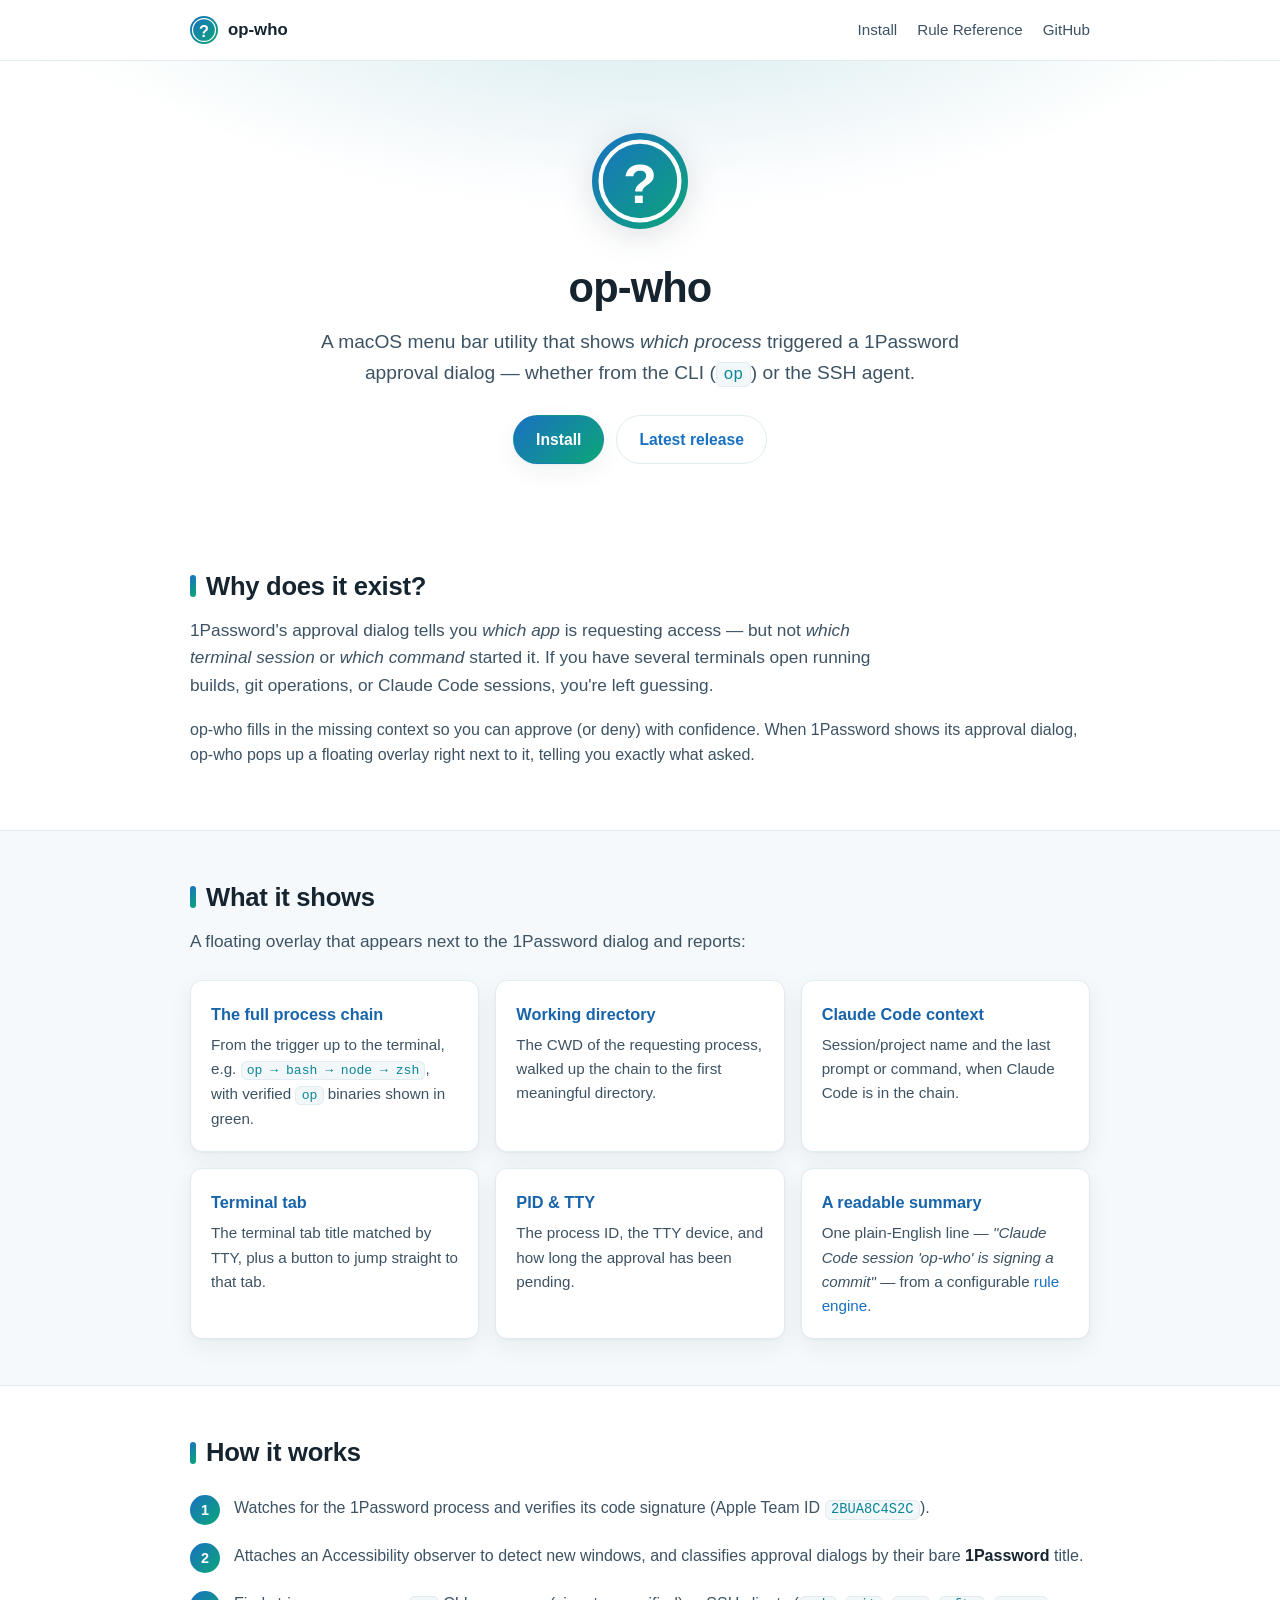
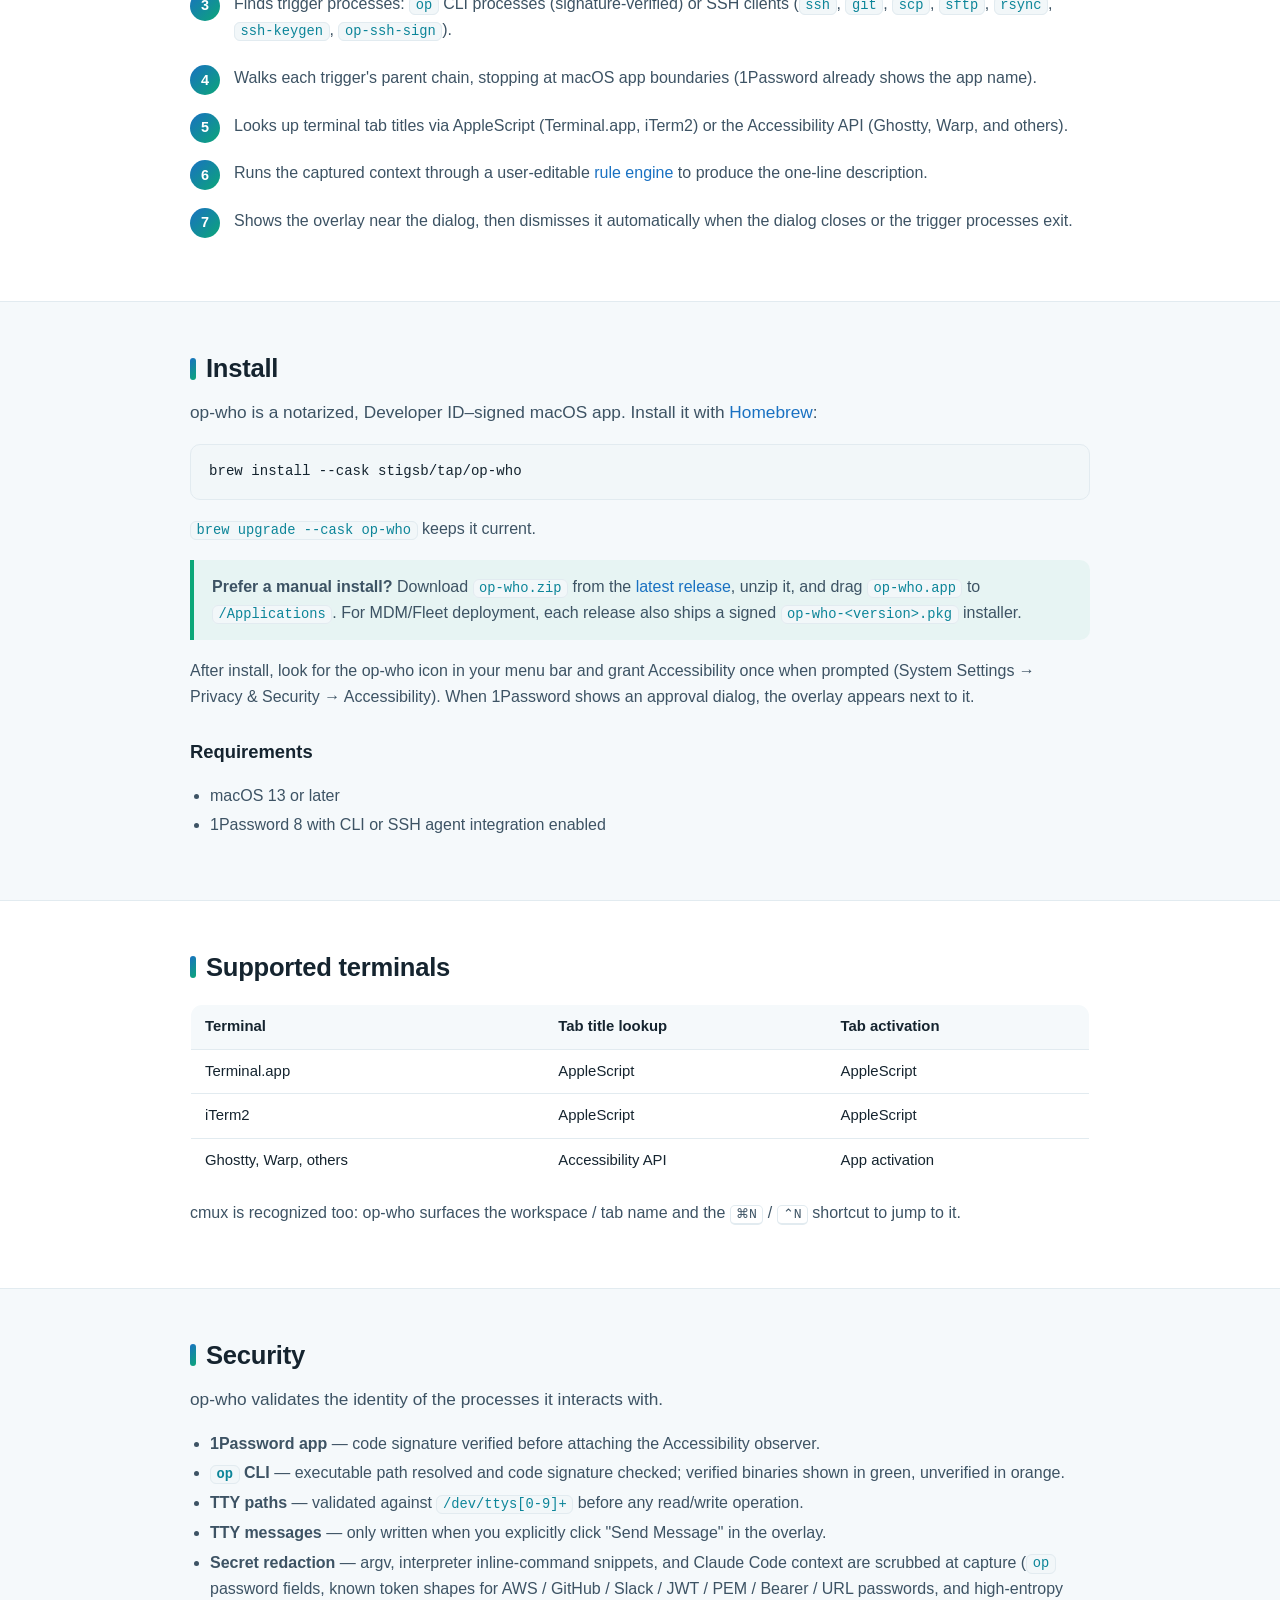
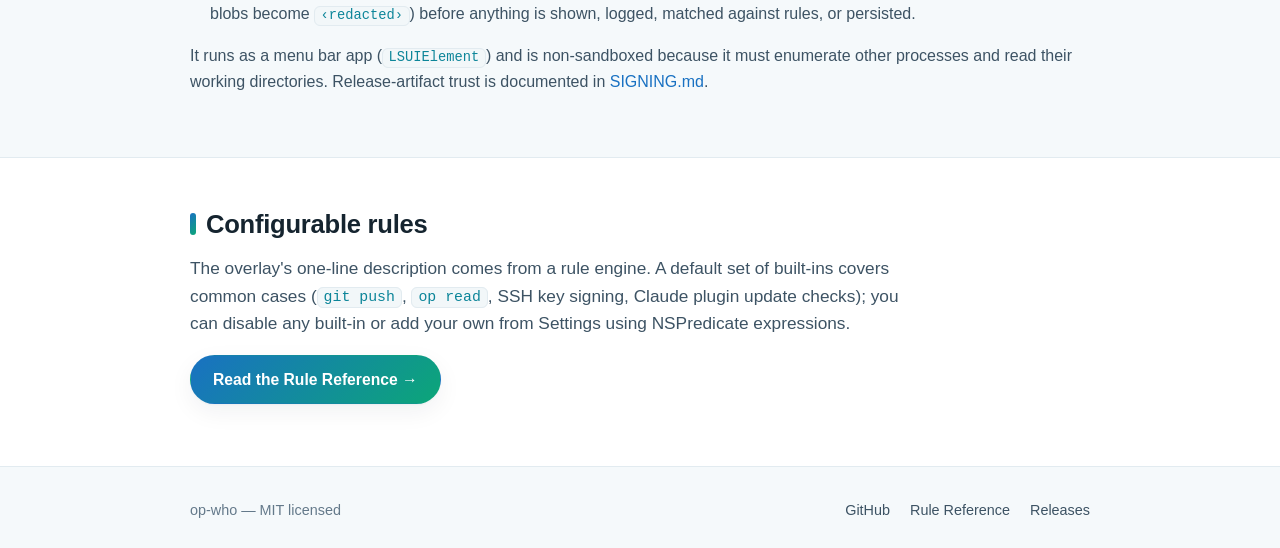
<file: site/index.html>
<!DOCTYPE html>
<html lang="en">
<head>
  <meta charset="utf-8">
  <meta name="viewport" content="width=device-width, initial-scale=1">
  <title>op-who — who triggered that 1Password prompt?</title>
  <meta name="description" content="A macOS menu bar utility that shows which process triggered a 1Password approval dialog — from the CLI (op) or the SSH agent.">
  <link rel="icon" type="image/svg+xml" href="op-who-icon.svg">
  <link rel="stylesheet" href="style.css">
</head>
<body>

  <nav class="nav">
    <div class="wrap">
      <a class="brand" href="index.html">
        <img src="op-who-icon.svg" alt="">
        op-who
      </a>
      <div class="spacer"></div>
      <div class="links">
        <a href="#install">Install</a>
        <a href="rules.html">Rule Reference</a>
        <a href="https://github.com/stigsb/op-who">GitHub</a>
      </div>
    </div>
  </nav>

  <header class="hero">
    <div class="wrap">
      <img class="logo" src="op-who-icon.svg" alt="op-who icon">
      <h1>op-who</h1>
      <p class="tagline">A macOS menu bar utility that shows <em>which process</em> triggered a 1Password approval dialog — whether from the CLI (<code>op</code>) or the SSH agent.</p>
      <div class="cta">
        <a class="btn btn-primary" href="#install">Install</a>
        <a class="btn btn-ghost" href="https://github.com/stigsb/op-who/releases/latest">Latest release</a>
      </div>
    </div>
  </header>

  <section id="why" class="content">
    <div class="wrap">
      <h2>Why does it exist?</h2>
      <p class="lead">1Password's approval dialog tells you <em>which app</em> is requesting access — but not <em>which terminal session</em> or <em>which command</em> started it. If you have several terminals open running builds, git operations, or Claude Code sessions, you're left guessing.</p>
      <p>op-who fills in the missing context so you can approve (or deny) with confidence. When 1Password shows its approval dialog, op-who pops up a floating overlay right next to it, telling you exactly what asked.</p>
    </div>
  </section>

  <section id="shows" class="soft content">
    <div class="wrap">
      <h2>What it shows</h2>
      <p class="lead">A floating overlay that appears next to the 1Password dialog and reports:</p>
      <div class="cards">
        <div class="card">
          <h4>The full process chain</h4>
          <p>From the trigger up to the terminal, e.g. <code>op → bash → node → zsh</code>, with verified <code>op</code> binaries shown in green.</p>
        </div>
        <div class="card">
          <h4>Working directory</h4>
          <p>The CWD of the requesting process, walked up the chain to the first meaningful directory.</p>
        </div>
        <div class="card">
          <h4>Claude Code context</h4>
          <p>Session/project name and the last prompt or command, when Claude Code is in the chain.</p>
        </div>
        <div class="card">
          <h4>Terminal tab</h4>
          <p>The terminal tab title matched by TTY, plus a button to jump straight to that tab.</p>
        </div>
        <div class="card">
          <h4>PID &amp; TTY</h4>
          <p>The process ID, the TTY device, and how long the approval has been pending.</p>
        </div>
        <div class="card">
          <h4>A readable summary</h4>
          <p>One plain-English line — <em>"Claude Code session 'op-who' is signing a commit"</em> — from a configurable <a href="rules.html">rule engine</a>.</p>
        </div>
      </div>
    </div>
  </section>

  <section id="how" class="content">
    <div class="wrap">
      <h2>How it works</h2>
      <ol class="steps">
        <li>Watches for the 1Password process and verifies its code signature (Apple Team ID <code>2BUA8C4S2C</code>).</li>
        <li>Attaches an Accessibility observer to detect new windows, and classifies approval dialogs by their bare <strong>1Password</strong> title.</li>
        <li>Finds trigger processes: <code>op</code> CLI processes (signature-verified) or SSH clients (<code>ssh</code>, <code>git</code>, <code>scp</code>, <code>sftp</code>, <code>rsync</code>, <code>ssh-keygen</code>, <code>op-ssh-sign</code>).</li>
        <li>Walks each trigger's parent chain, stopping at macOS app boundaries (1Password already shows the app name).</li>
        <li>Looks up terminal tab titles via AppleScript (Terminal.app, iTerm2) or the Accessibility API (Ghostty, Warp, and others).</li>
        <li>Runs the captured context through a user-editable <a href="rules.html">rule engine</a> to produce the one-line description.</li>
        <li>Shows the overlay near the dialog, then dismisses it automatically when the dialog closes or the trigger processes exit.</li>
      </ol>
    </div>
  </section>

  <section id="install" class="soft content">
    <div class="wrap">
      <h2>Install</h2>
      <p class="lead">op-who is a notarized, Developer ID–signed macOS app. Install it with <a href="https://brew.sh">Homebrew</a>:</p>

      <pre><code>brew install --cask stigsb/tap/op-who</code></pre>

      <p><code>brew upgrade --cask op-who</code> keeps it current.</p>

      <div class="note">
        <strong>Prefer a manual install?</strong> Download <code>op-who.zip</code> from the <a href="https://github.com/stigsb/op-who/releases/latest">latest release</a>, unzip it, and drag <code>op-who.app</code> to <code>/Applications</code>. For MDM/Fleet deployment, each release also ships a signed <code>op-who-&lt;version&gt;.pkg</code> installer.
      </div>

      <p>After install, look for the op-who icon in your menu bar and grant Accessibility once when prompted (System Settings → Privacy &amp; Security → Accessibility). When 1Password shows an approval dialog, the overlay appears next to it.</p>

      <h3>Requirements</h3>
      <ul>
        <li>macOS 13 or later</li>
        <li>1Password 8 with CLI or SSH agent integration enabled</li>
      </ul>
    </div>
  </section>

  <section id="terminals" class="content">
    <div class="wrap">
      <h2>Supported terminals</h2>
      <div class="table-scroll">
        <table>
          <thead>
            <tr><th>Terminal</th><th>Tab title lookup</th><th>Tab activation</th></tr>
          </thead>
          <tbody>
            <tr><td>Terminal.app</td><td>AppleScript</td><td>AppleScript</td></tr>
            <tr><td>iTerm2</td><td>AppleScript</td><td>AppleScript</td></tr>
            <tr><td>Ghostty, Warp, others</td><td>Accessibility API</td><td>App activation</td></tr>
          </tbody>
        </table>
      </div>
      <p>cmux is recognized too: op-who surfaces the workspace / tab name and the <kbd>⌘N</kbd> / <kbd>⌃N</kbd> shortcut to jump to it.</p>
    </div>
  </section>

  <section id="security" class="soft content">
    <div class="wrap">
      <h2>Security</h2>
      <p class="lead">op-who validates the identity of the processes it interacts with.</p>
      <ul>
        <li><strong>1Password app</strong> — code signature verified before attaching the Accessibility observer.</li>
        <li><strong><code>op</code> CLI</strong> — executable path resolved and code signature checked; verified binaries shown in green, unverified in orange.</li>
        <li><strong>TTY paths</strong> — validated against <code>/dev/ttys[0-9]+</code> before any read/write operation.</li>
        <li><strong>TTY messages</strong> — only written when you explicitly click "Send Message" in the overlay.</li>
        <li><strong>Secret redaction</strong> — argv, interpreter inline-command snippets, and Claude Code context are scrubbed at capture (<code>op</code> password fields, known token shapes for AWS / GitHub / Slack / JWT / PEM / Bearer / URL passwords, and high-entropy blobs become <code>‹redacted›</code>) before anything is shown, logged, matched against rules, or persisted.</li>
      </ul>
      <p>It runs as a menu bar app (<code>LSUIElement</code>) and is non-sandboxed because it must enumerate other processes and read their working directories. Release-artifact trust is documented in <a href="https://github.com/stigsb/op-who/blob/main/SIGNING.md">SIGNING.md</a>.</p>
    </div>
  </section>

  <section id="rules-teaser" class="content">
    <div class="wrap">
      <h2>Configurable rules</h2>
      <p class="lead">The overlay's one-line description comes from a rule engine. A default set of built-ins covers common cases (<code>git push</code>, <code>op read</code>, SSH key signing, Claude plugin update checks); you can disable any built-in or add your own from Settings using NSPredicate expressions.</p>
      <p><a class="btn btn-primary" href="rules.html">Read the Rule Reference →</a></p>
    </div>
  </section>

  <footer>
    <div class="wrap">
      <span>op-who — MIT licensed</span>
      <span class="spacer"></span>
      <a href="https://github.com/stigsb/op-who">GitHub</a>
      <a href="rules.html">Rule Reference</a>
      <a href="https://github.com/stigsb/op-who/releases">Releases</a>
    </div>
  </footer>

</body>
</html>
</file>
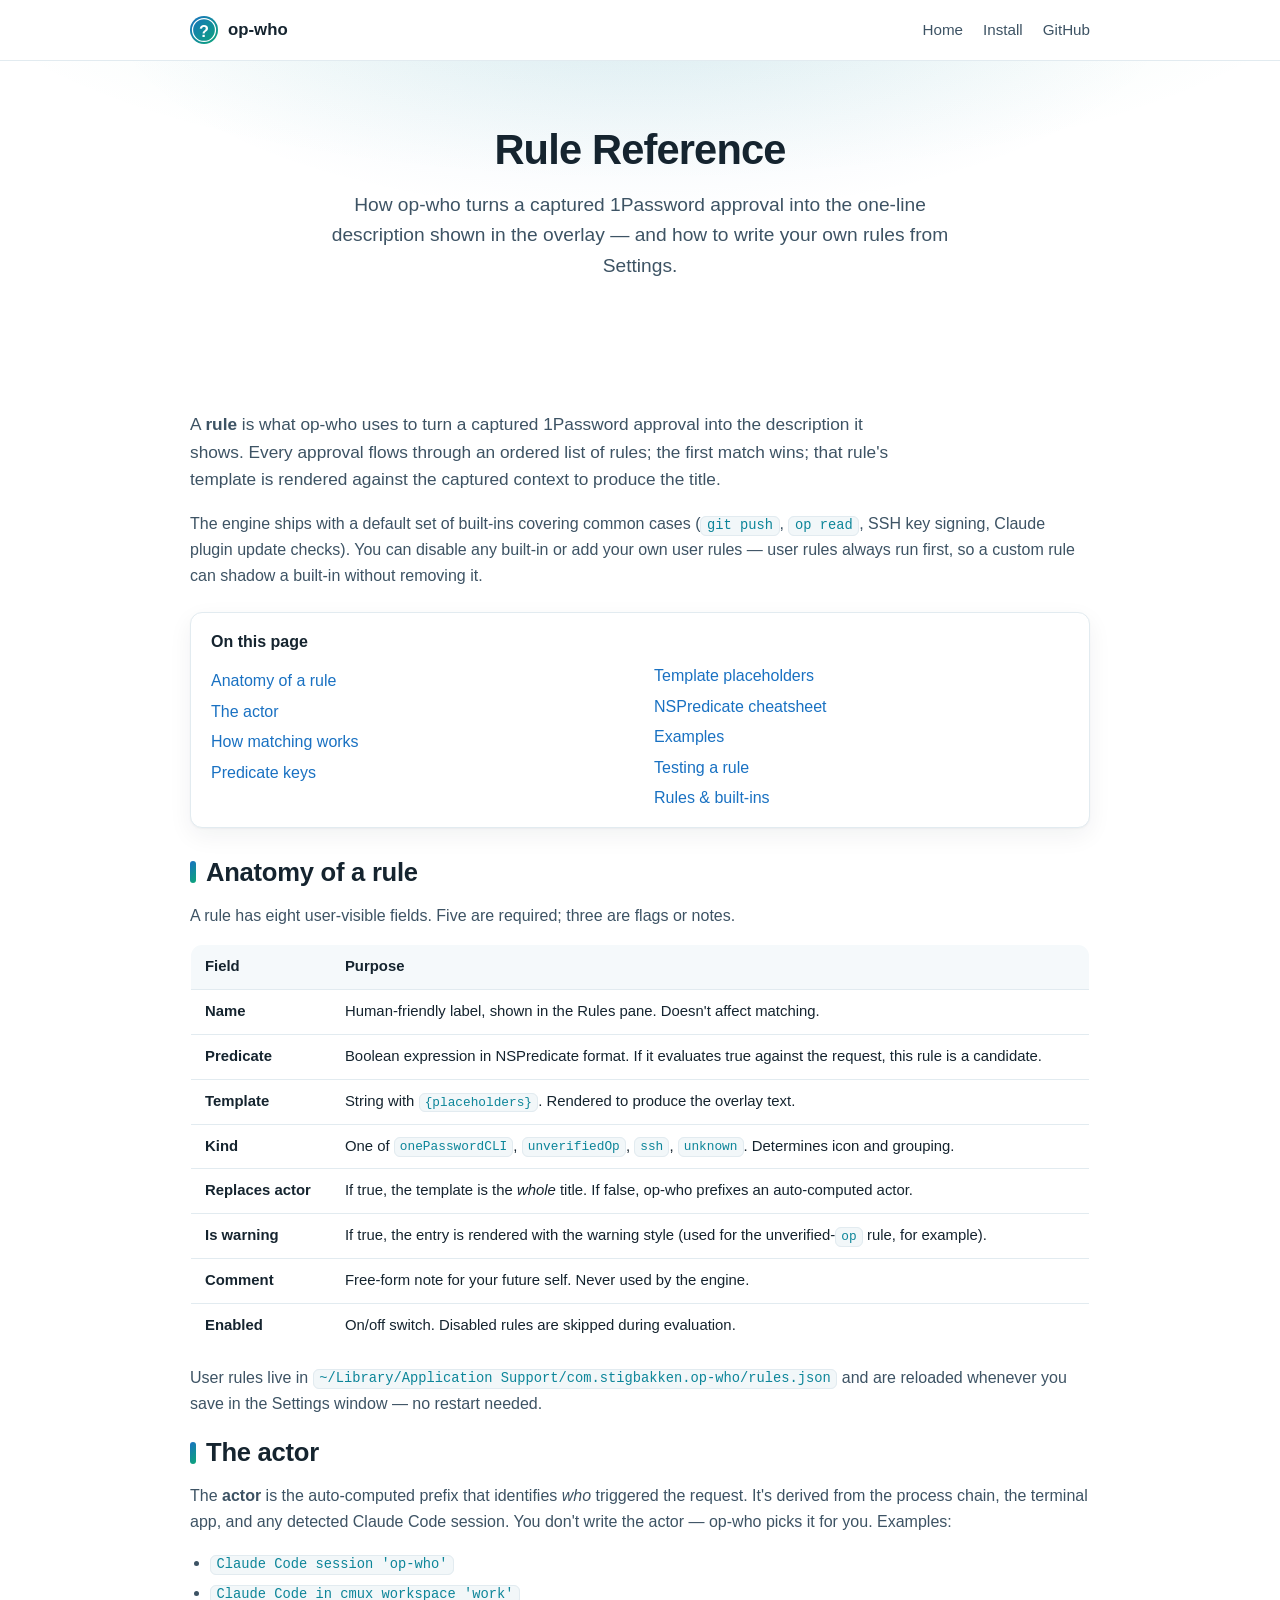
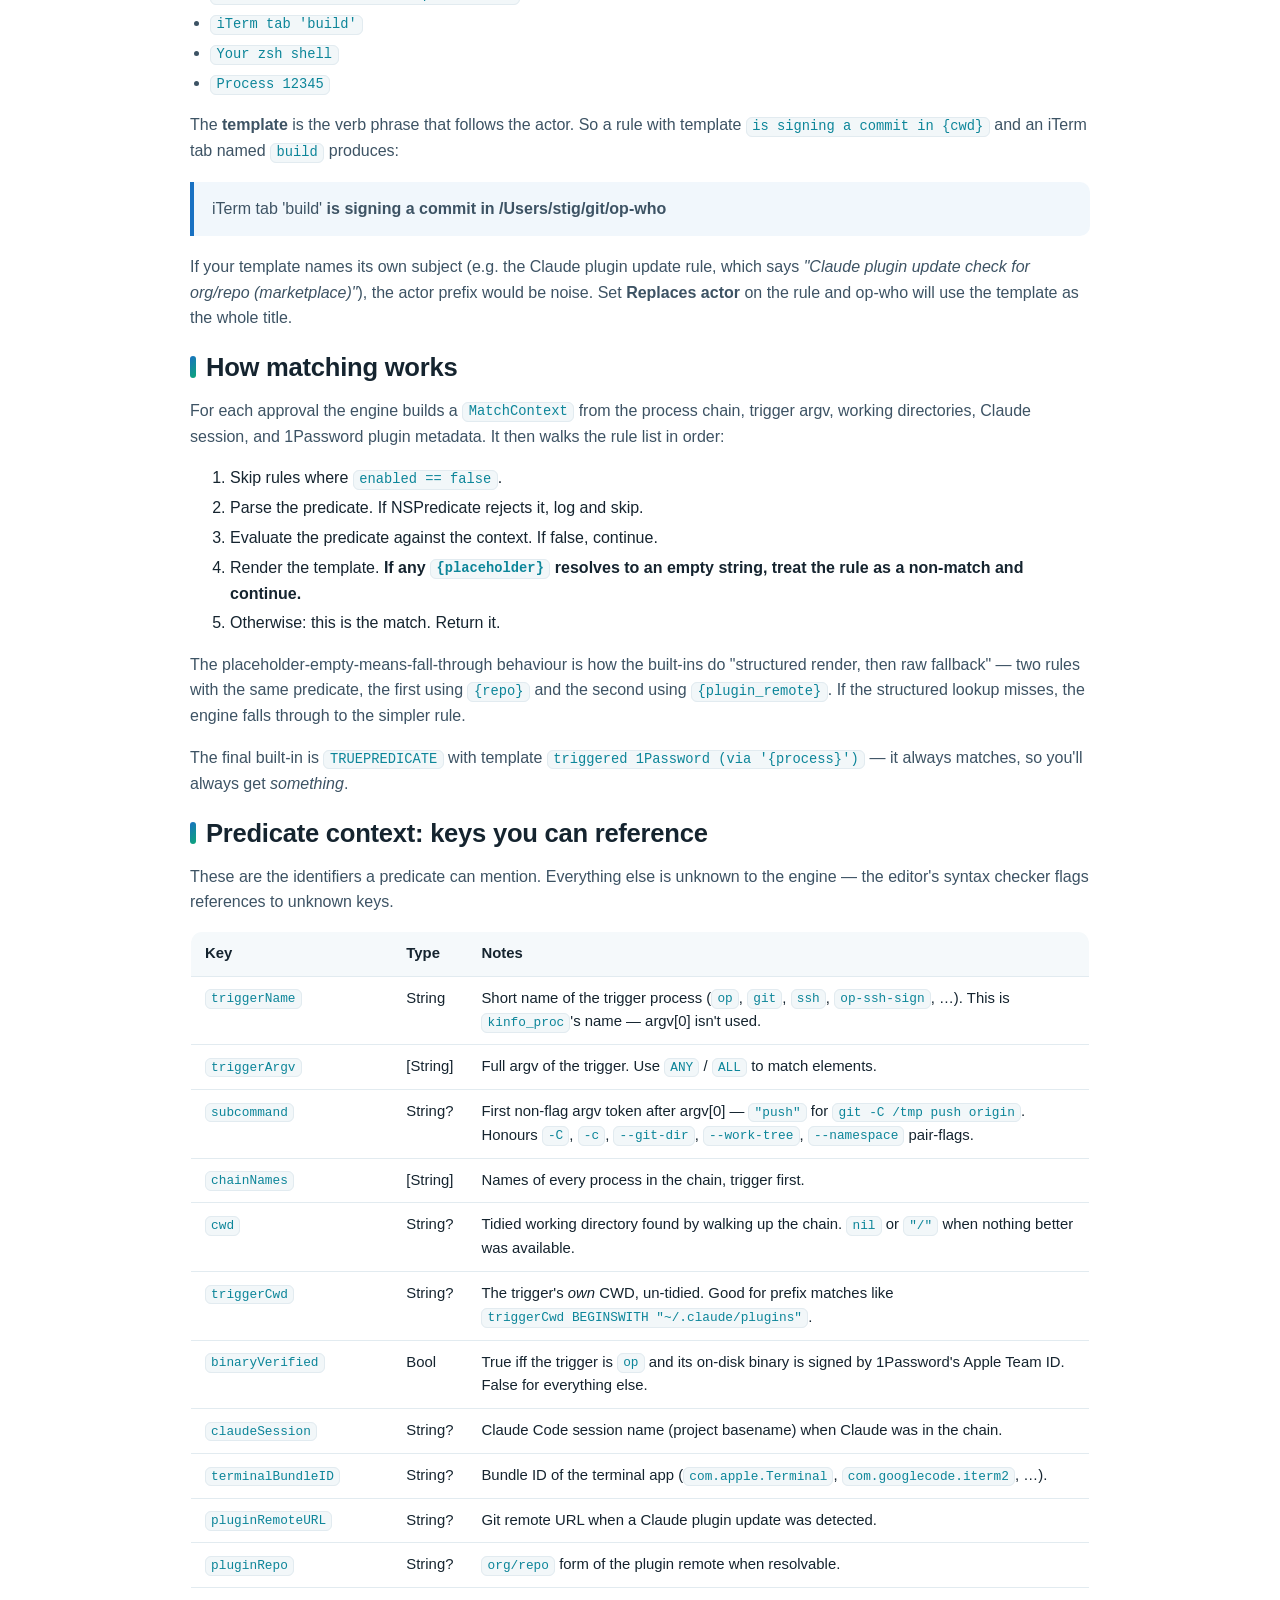
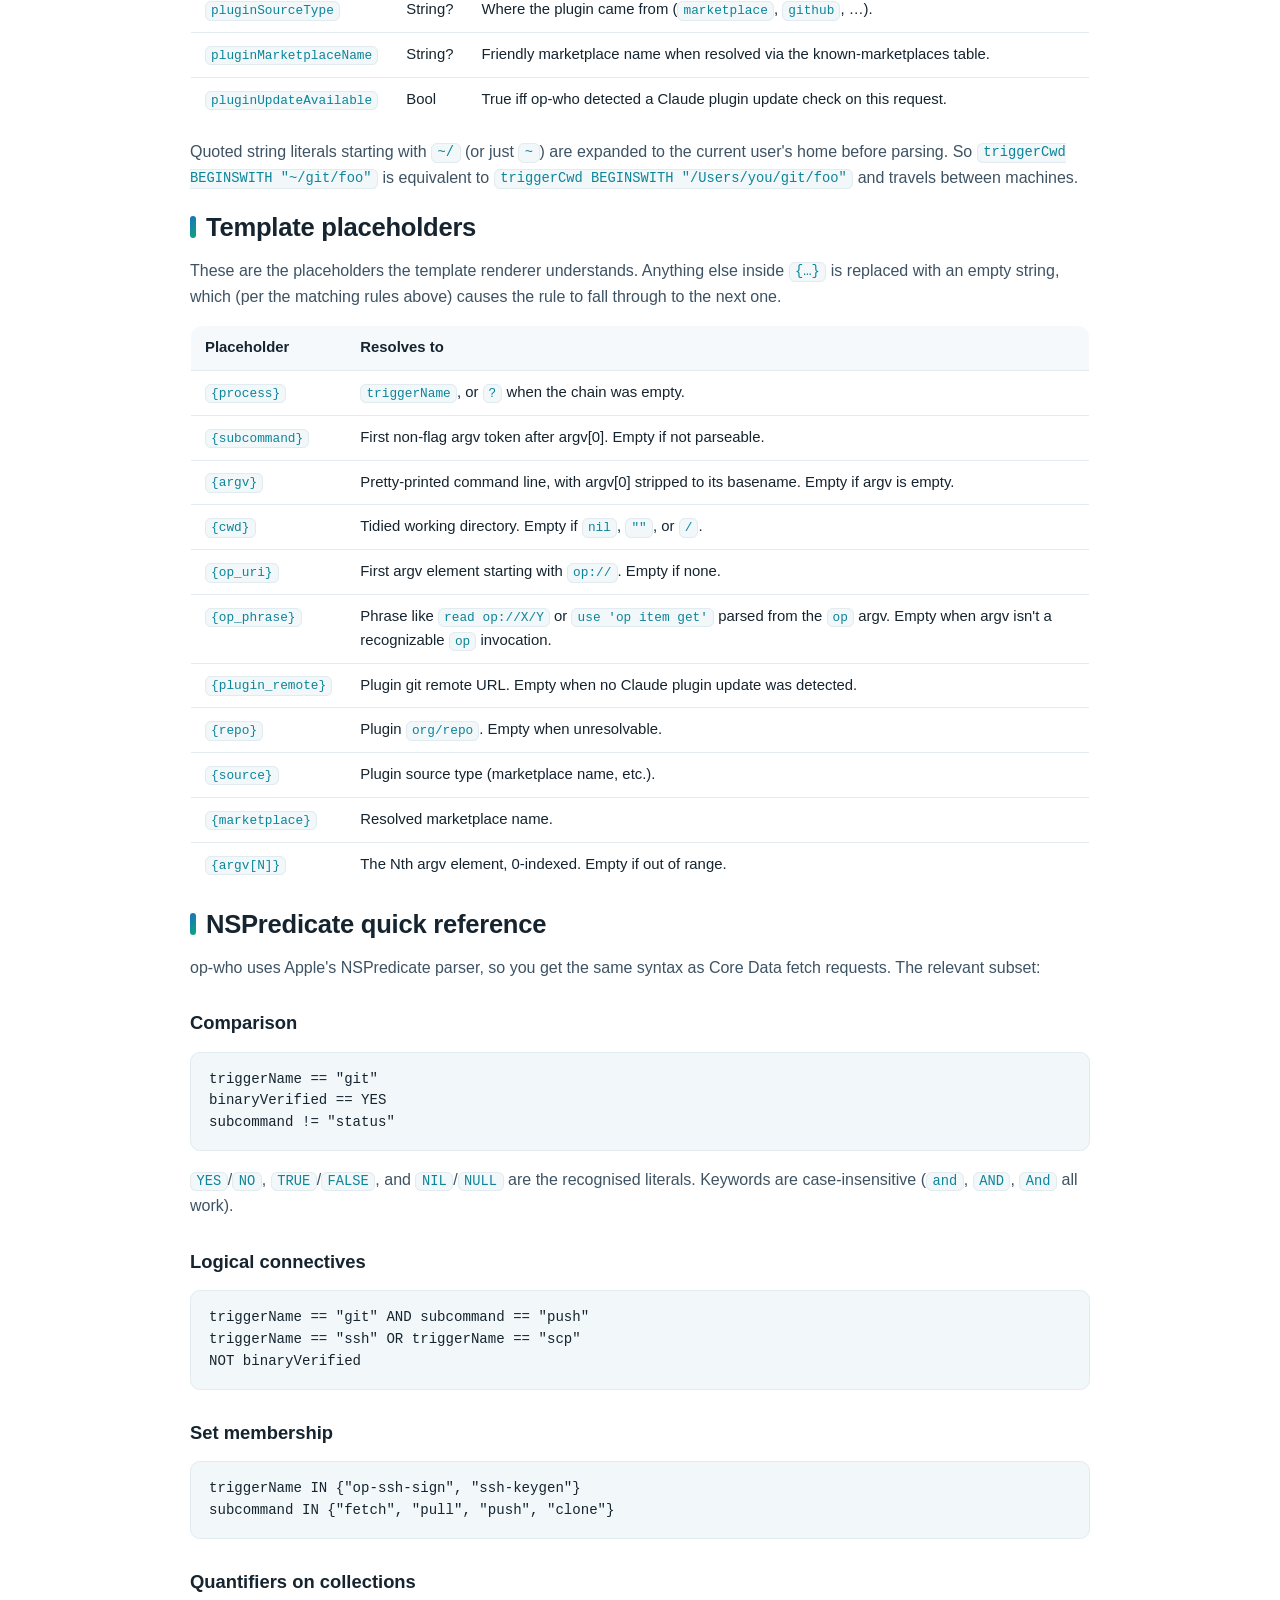
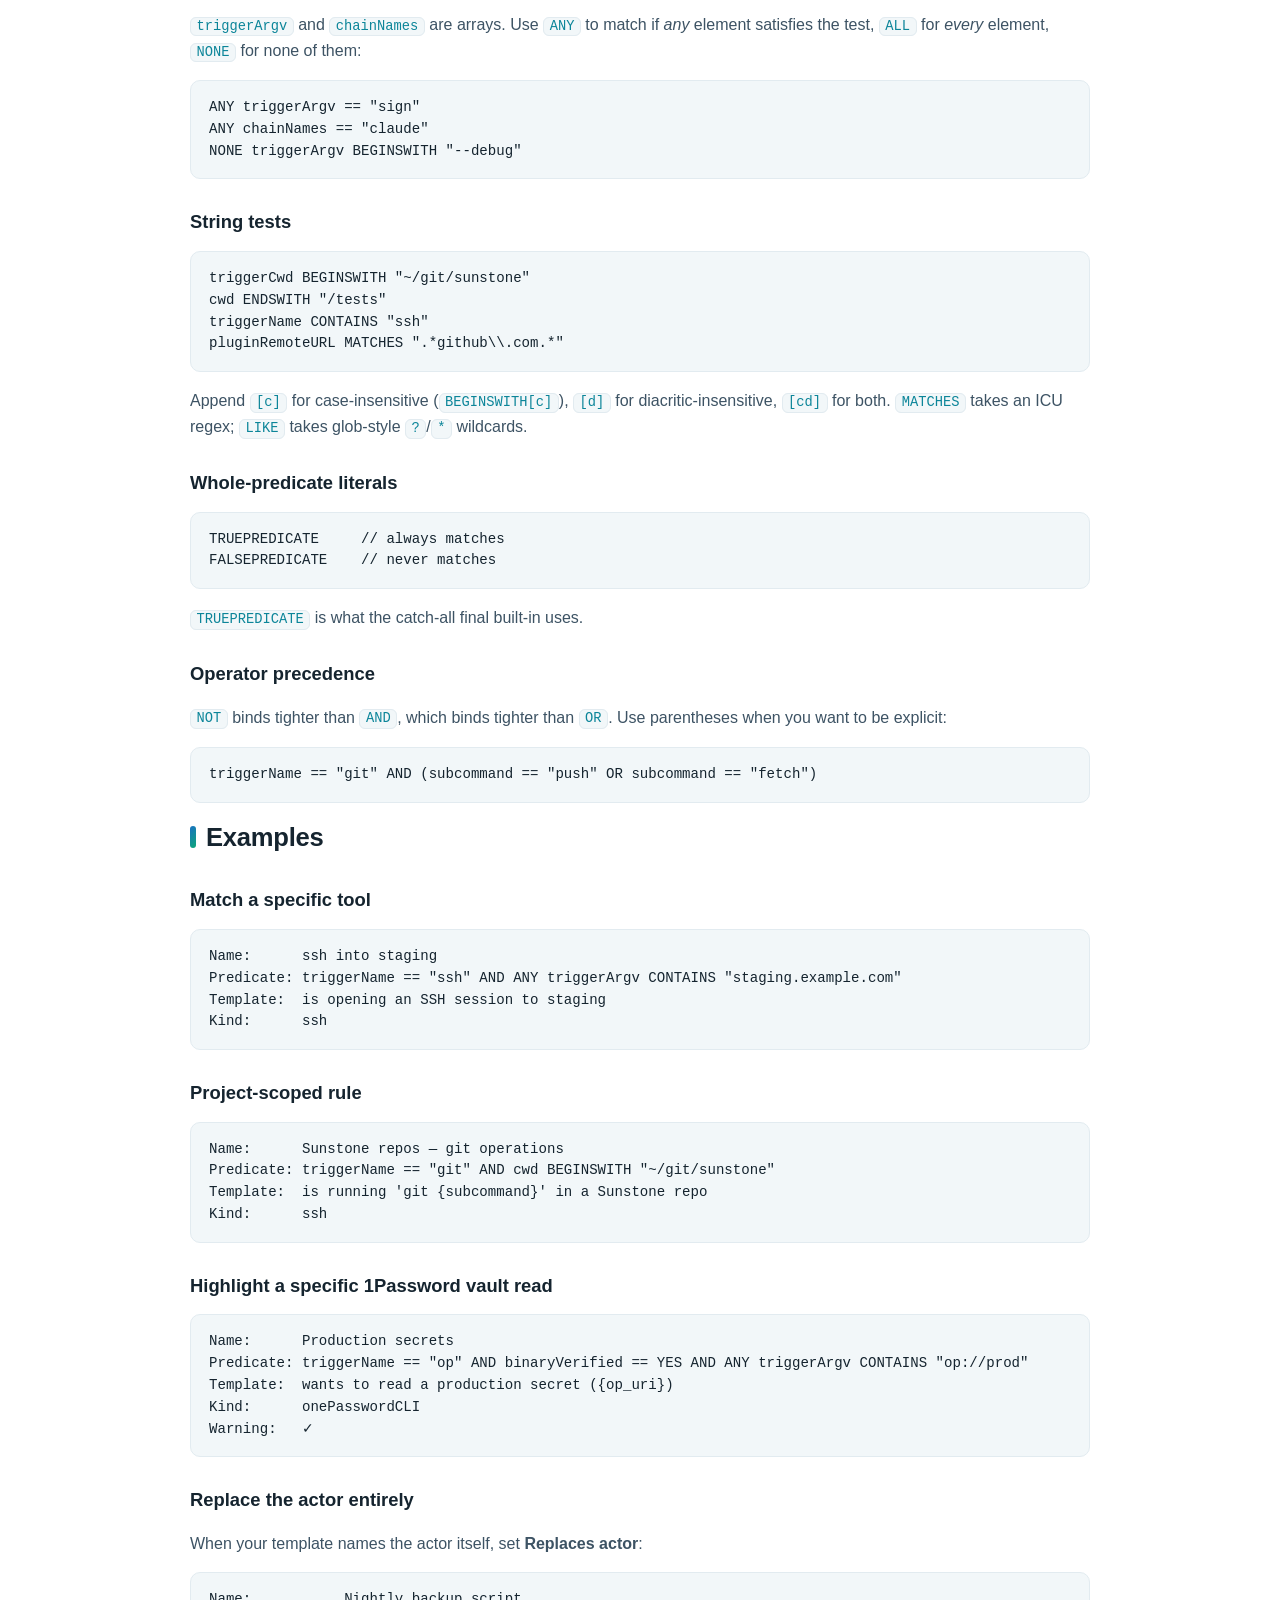
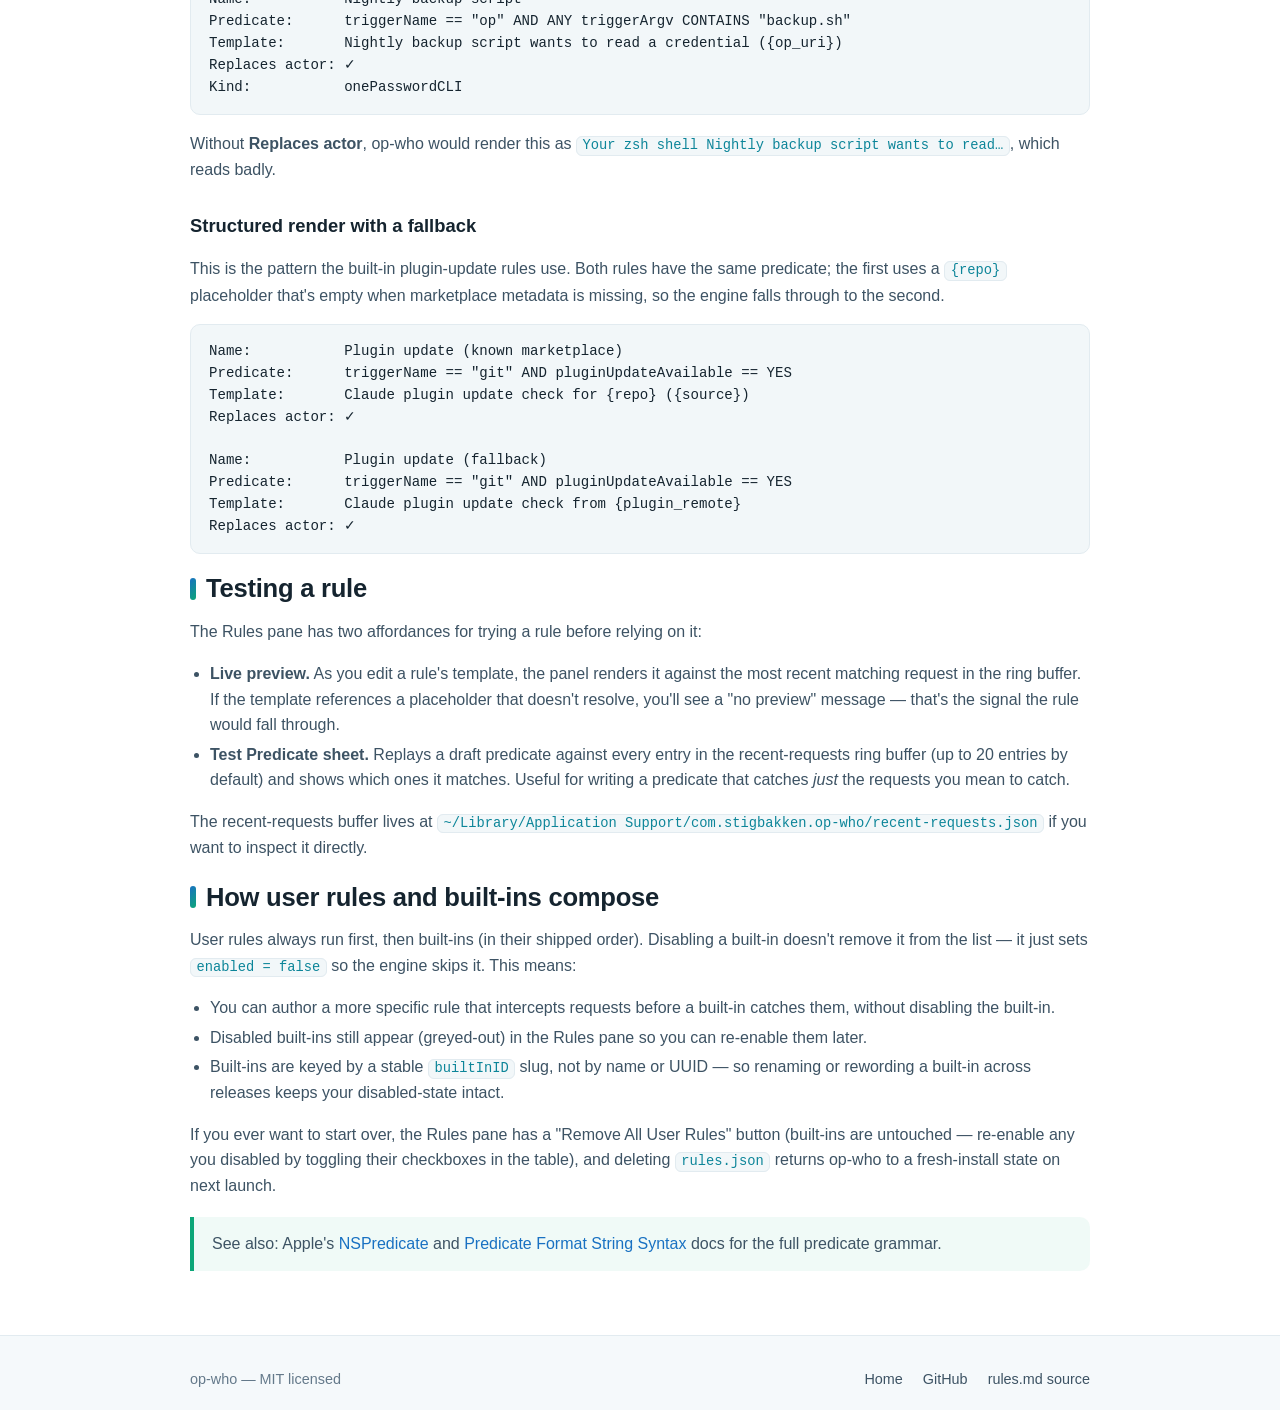
<file: site/rules.html>
<!DOCTYPE html>
<html lang="en">
<head>
  <meta charset="utf-8">
  <meta name="viewport" content="width=device-width, initial-scale=1">
  <title>op-who — Rule Reference</title>
  <meta name="description" content="Reference for op-who's Settings and rule language: actors, templates, predicate keys, template placeholders, and an NSPredicate cheatsheet.">
  <link rel="icon" type="image/svg+xml" href="op-who-icon.svg">
  <link rel="stylesheet" href="style.css">
</head>
<body>

  <nav class="nav">
    <div class="wrap">
      <a class="brand" href="index.html">
        <img src="op-who-icon.svg" alt="">
        op-who
      </a>
      <div class="spacer"></div>
      <div class="links">
        <a href="index.html">Home</a>
        <a href="index.html#install">Install</a>
        <a href="https://github.com/stigsb/op-who">GitHub</a>
      </div>
    </div>
  </nav>

  <header class="hero" style="padding:56px 0 40px">
    <div class="wrap">
      <h1 style="margin-top:0">Rule Reference</h1>
      <p class="tagline">How op-who turns a captured 1Password approval into the one-line description shown in the overlay — and how to write your own rules from Settings.</p>
    </div>
  </header>

  <section class="content">
    <div class="wrap">

      <p class="lead">A <strong>rule</strong> is what op-who uses to turn a captured 1Password approval into the description it shows. Every approval flows through an ordered list of rules; the first match wins; that rule's template is rendered against the captured context to produce the title.</p>
      <p>The engine ships with a default set of built-ins covering common cases (<code>git push</code>, <code>op read</code>, SSH key signing, Claude plugin update checks). You can disable any built-in or add your own user rules — user rules always run first, so a custom rule can shadow a built-in without removing it.</p>

      <div class="toc">
        <strong>On this page</strong>
        <ul>
          <li><a href="#anatomy">Anatomy of a rule</a></li>
          <li><a href="#actor">The actor</a></li>
          <li><a href="#matching">How matching works</a></li>
          <li><a href="#keys">Predicate keys</a></li>
          <li><a href="#placeholders">Template placeholders</a></li>
          <li><a href="#nspredicate">NSPredicate cheatsheet</a></li>
          <li><a href="#examples">Examples</a></li>
          <li><a href="#testing">Testing a rule</a></li>
          <li><a href="#compose">Rules &amp; built-ins</a></li>
        </ul>
      </div>

      <h2 id="anatomy">Anatomy of a rule</h2>
      <p>A rule has eight user-visible fields. Five are required; three are flags or notes.</p>
      <div class="table-scroll">
        <table>
          <thead><tr><th>Field</th><th>Purpose</th></tr></thead>
          <tbody>
            <tr><td><strong>Name</strong></td><td>Human-friendly label, shown in the Rules pane. Doesn't affect matching.</td></tr>
            <tr><td><strong>Predicate</strong></td><td>Boolean expression in NSPredicate format. If it evaluates true against the request, this rule is a candidate.</td></tr>
            <tr><td><strong>Template</strong></td><td>String with <code>{placeholders}</code>. Rendered to produce the overlay text.</td></tr>
            <tr><td><strong>Kind</strong></td><td>One of <code>onePasswordCLI</code>, <code>unverifiedOp</code>, <code>ssh</code>, <code>unknown</code>. Determines icon and grouping.</td></tr>
            <tr><td><strong>Replaces actor</strong></td><td>If true, the template is the <em>whole</em> title. If false, op-who prefixes an auto-computed actor.</td></tr>
            <tr><td><strong>Is warning</strong></td><td>If true, the entry is rendered with the warning style (used for the unverified-<code>op</code> rule, for example).</td></tr>
            <tr><td><strong>Comment</strong></td><td>Free-form note for your future self. Never used by the engine.</td></tr>
            <tr><td><strong>Enabled</strong></td><td>On/off switch. Disabled rules are skipped during evaluation.</td></tr>
          </tbody>
        </table>
      </div>
      <p>User rules live in <code>~/Library/Application Support/com.stigbakken.op-who/rules.json</code> and are reloaded whenever you save in the Settings window — no restart needed.</p>

      <h2 id="actor">The actor</h2>
      <p>The <strong>actor</strong> is the auto-computed prefix that identifies <em>who</em> triggered the request. It's derived from the process chain, the terminal app, and any detected Claude Code session. You don't write the actor — op-who picks it for you. Examples:</p>
      <ul>
        <li><code>Claude Code session 'op-who'</code></li>
        <li><code>Claude Code in cmux workspace 'work'</code></li>
        <li><code>iTerm tab 'build'</code></li>
        <li><code>Your zsh shell</code></li>
        <li><code>Process 12345</code></li>
      </ul>
      <p>The <strong>template</strong> is the verb phrase that follows the actor. So a rule with template <code>is signing a commit in {cwd}</code> and an iTerm tab named <code>build</code> produces:</p>
      <div class="note blue">iTerm tab 'build' <strong>is signing a commit in /Users/stig/git/op-who</strong></div>
      <p>If your template names its own subject (e.g. the Claude plugin update rule, which says <em>"Claude plugin update check for org/repo (marketplace)"</em>), the actor prefix would be noise. Set <strong>Replaces actor</strong> on the rule and op-who will use the template as the whole title.</p>

      <h2 id="matching">How matching works</h2>
      <p>For each approval the engine builds a <code>MatchContext</code> from the process chain, trigger argv, working directories, Claude session, and 1Password plugin metadata. It then walks the rule list in order:</p>
      <ol class="content">
        <li>Skip rules where <code>enabled == false</code>.</li>
        <li>Parse the predicate. If NSPredicate rejects it, log and skip.</li>
        <li>Evaluate the predicate against the context. If false, continue.</li>
        <li>Render the template. <strong>If any <code>{placeholder}</code> resolves to an empty string, treat the rule as a non-match and continue.</strong></li>
        <li>Otherwise: this is the match. Return it.</li>
      </ol>
      <p>The placeholder-empty-means-fall-through behaviour is how the built-ins do "structured render, then raw fallback" — two rules with the same predicate, the first using <code>{repo}</code> and the second using <code>{plugin_remote}</code>. If the structured lookup misses, the engine falls through to the simpler rule.</p>
      <p>The final built-in is <code>TRUEPREDICATE</code> with template <code>triggered 1Password (via '{process}')</code> — it always matches, so you'll always get <em>something</em>.</p>

      <h2 id="keys">Predicate context: keys you can reference</h2>
      <p>These are the identifiers a predicate can mention. Everything else is unknown to the engine — the editor's syntax checker flags references to unknown keys.</p>
      <div class="table-scroll">
        <table>
          <thead><tr><th>Key</th><th>Type</th><th>Notes</th></tr></thead>
          <tbody>
            <tr><td><code>triggerName</code></td><td>String</td><td>Short name of the trigger process (<code>op</code>, <code>git</code>, <code>ssh</code>, <code>op-ssh-sign</code>, …). This is <code>kinfo_proc</code>'s name — argv[0] isn't used.</td></tr>
            <tr><td><code>triggerArgv</code></td><td>[String]</td><td>Full argv of the trigger. Use <code>ANY</code> / <code>ALL</code> to match elements.</td></tr>
            <tr><td><code>subcommand</code></td><td>String?</td><td>First non-flag argv token after argv[0] — <code>"push"</code> for <code>git -C /tmp push origin</code>. Honours <code>-C</code>, <code>-c</code>, <code>--git-dir</code>, <code>--work-tree</code>, <code>--namespace</code> pair-flags.</td></tr>
            <tr><td><code>chainNames</code></td><td>[String]</td><td>Names of every process in the chain, trigger first.</td></tr>
            <tr><td><code>cwd</code></td><td>String?</td><td>Tidied working directory found by walking up the chain. <code>nil</code> or <code>"/"</code> when nothing better was available.</td></tr>
            <tr><td><code>triggerCwd</code></td><td>String?</td><td>The trigger's <em>own</em> CWD, un-tidied. Good for prefix matches like <code>triggerCwd BEGINSWITH "~/.claude/plugins"</code>.</td></tr>
            <tr><td><code>binaryVerified</code></td><td>Bool</td><td>True iff the trigger is <code>op</code> and its on-disk binary is signed by 1Password's Apple Team ID. False for everything else.</td></tr>
            <tr><td><code>claudeSession</code></td><td>String?</td><td>Claude Code session name (project basename) when Claude was in the chain.</td></tr>
            <tr><td><code>terminalBundleID</code></td><td>String?</td><td>Bundle ID of the terminal app (<code>com.apple.Terminal</code>, <code>com.googlecode.iterm2</code>, …).</td></tr>
            <tr><td><code>pluginRemoteURL</code></td><td>String?</td><td>Git remote URL when a Claude plugin update was detected.</td></tr>
            <tr><td><code>pluginRepo</code></td><td>String?</td><td><code>org/repo</code> form of the plugin remote when resolvable.</td></tr>
            <tr><td><code>pluginSourceType</code></td><td>String?</td><td>Where the plugin came from (<code>marketplace</code>, <code>github</code>, …).</td></tr>
            <tr><td><code>pluginMarketplaceName</code></td><td>String?</td><td>Friendly marketplace name when resolved via the known-marketplaces table.</td></tr>
            <tr><td><code>pluginUpdateAvailable</code></td><td>Bool</td><td>True iff op-who detected a Claude plugin update check on this request.</td></tr>
          </tbody>
        </table>
      </div>
      <p>Quoted string literals starting with <code>~/</code> (or just <code>~</code>) are expanded to the current user's home before parsing. So <code>triggerCwd BEGINSWITH "~/git/foo"</code> is equivalent to <code>triggerCwd BEGINSWITH "/Users/you/git/foo"</code> and travels between machines.</p>

      <h2 id="placeholders">Template placeholders</h2>
      <p>These are the placeholders the template renderer understands. Anything else inside <code>{…}</code> is replaced with an empty string, which (per the matching rules above) causes the rule to fall through to the next one.</p>
      <div class="table-scroll">
        <table>
          <thead><tr><th>Placeholder</th><th>Resolves to</th></tr></thead>
          <tbody>
            <tr><td><code>{process}</code></td><td><code>triggerName</code>, or <code>?</code> when the chain was empty.</td></tr>
            <tr><td><code>{subcommand}</code></td><td>First non-flag argv token after argv[0]. Empty if not parseable.</td></tr>
            <tr><td><code>{argv}</code></td><td>Pretty-printed command line, with argv[0] stripped to its basename. Empty if argv is empty.</td></tr>
            <tr><td><code>{cwd}</code></td><td>Tidied working directory. Empty if <code>nil</code>, <code>""</code>, or <code>/</code>.</td></tr>
            <tr><td><code>{op_uri}</code></td><td>First argv element starting with <code>op://</code>. Empty if none.</td></tr>
            <tr><td><code>{op_phrase}</code></td><td>Phrase like <code>read op://X/Y</code> or <code>use 'op item get'</code> parsed from the <code>op</code> argv. Empty when argv isn't a recognizable <code>op</code> invocation.</td></tr>
            <tr><td><code>{plugin_remote}</code></td><td>Plugin git remote URL. Empty when no Claude plugin update was detected.</td></tr>
            <tr><td><code>{repo}</code></td><td>Plugin <code>org/repo</code>. Empty when unresolvable.</td></tr>
            <tr><td><code>{source}</code></td><td>Plugin source type (marketplace name, etc.).</td></tr>
            <tr><td><code>{marketplace}</code></td><td>Resolved marketplace name.</td></tr>
            <tr><td><code>{argv[N]}</code></td><td>The Nth argv element, 0-indexed. Empty if out of range.</td></tr>
          </tbody>
        </table>
      </div>

      <h2 id="nspredicate">NSPredicate quick reference</h2>
      <p>op-who uses Apple's NSPredicate parser, so you get the same syntax as Core Data fetch requests. The relevant subset:</p>

      <h3>Comparison</h3>
      <pre><code>triggerName == "git"
binaryVerified == YES
subcommand != "status"</code></pre>
      <p><code>YES</code>/<code>NO</code>, <code>TRUE</code>/<code>FALSE</code>, and <code>NIL</code>/<code>NULL</code> are the recognised literals. Keywords are case-insensitive (<code>and</code>, <code>AND</code>, <code>And</code> all work).</p>

      <h3>Logical connectives</h3>
      <pre><code>triggerName == "git" AND subcommand == "push"
triggerName == "ssh" OR triggerName == "scp"
NOT binaryVerified</code></pre>

      <h3>Set membership</h3>
      <pre><code>triggerName IN {"op-ssh-sign", "ssh-keygen"}
subcommand IN {"fetch", "pull", "push", "clone"}</code></pre>

      <h3>Quantifiers on collections</h3>
      <p><code>triggerArgv</code> and <code>chainNames</code> are arrays. Use <code>ANY</code> to match if <em>any</em> element satisfies the test, <code>ALL</code> for <em>every</em> element, <code>NONE</code> for none of them:</p>
      <pre><code>ANY triggerArgv == "sign"
ANY chainNames == "claude"
NONE triggerArgv BEGINSWITH "--debug"</code></pre>

      <h3>String tests</h3>
      <pre><code>triggerCwd BEGINSWITH "~/git/sunstone"
cwd ENDSWITH "/tests"
triggerName CONTAINS "ssh"
pluginRemoteURL MATCHES ".*github\\.com.*"</code></pre>
      <p>Append <code>[c]</code> for case-insensitive (<code>BEGINSWITH[c]</code>), <code>[d]</code> for diacritic-insensitive, <code>[cd]</code> for both. <code>MATCHES</code> takes an ICU regex; <code>LIKE</code> takes glob-style <code>?</code>/<code>*</code> wildcards.</p>

      <h3>Whole-predicate literals</h3>
      <pre><code>TRUEPREDICATE     // always matches
FALSEPREDICATE    // never matches</code></pre>
      <p><code>TRUEPREDICATE</code> is what the catch-all final built-in uses.</p>

      <h3>Operator precedence</h3>
      <p><code>NOT</code> binds tighter than <code>AND</code>, which binds tighter than <code>OR</code>. Use parentheses when you want to be explicit:</p>
      <pre><code>triggerName == "git" AND (subcommand == "push" OR subcommand == "fetch")</code></pre>

      <h2 id="examples">Examples</h2>

      <h3>Match a specific tool</h3>
      <pre><code>Name:      ssh into staging
Predicate: triggerName == "ssh" AND ANY triggerArgv CONTAINS "staging.example.com"
Template:  is opening an SSH session to staging
Kind:      ssh</code></pre>

      <h3>Project-scoped rule</h3>
      <pre><code>Name:      Sunstone repos — git operations
Predicate: triggerName == "git" AND cwd BEGINSWITH "~/git/sunstone"
Template:  is running 'git {subcommand}' in a Sunstone repo
Kind:      ssh</code></pre>

      <h3>Highlight a specific 1Password vault read</h3>
      <pre><code>Name:      Production secrets
Predicate: triggerName == "op" AND binaryVerified == YES AND ANY triggerArgv CONTAINS "op://prod"
Template:  wants to read a production secret ({op_uri})
Kind:      onePasswordCLI
Warning:   ✓</code></pre>

      <h3>Replace the actor entirely</h3>
      <p>When your template names the actor itself, set <strong>Replaces actor</strong>:</p>
      <pre><code>Name:           Nightly backup script
Predicate:      triggerName == "op" AND ANY triggerArgv CONTAINS "backup.sh"
Template:       Nightly backup script wants to read a credential ({op_uri})
Replaces actor: ✓
Kind:           onePasswordCLI</code></pre>
      <p>Without <strong>Replaces actor</strong>, op-who would render this as <code>Your zsh shell Nightly backup script wants to read…</code>, which reads badly.</p>

      <h3>Structured render with a fallback</h3>
      <p>This is the pattern the built-in plugin-update rules use. Both rules have the same predicate; the first uses a <code>{repo}</code> placeholder that's empty when marketplace metadata is missing, so the engine falls through to the second.</p>
      <pre><code>Name:           Plugin update (known marketplace)
Predicate:      triggerName == "git" AND pluginUpdateAvailable == YES
Template:       Claude plugin update check for {repo} ({source})
Replaces actor: ✓

Name:           Plugin update (fallback)
Predicate:      triggerName == "git" AND pluginUpdateAvailable == YES
Template:       Claude plugin update check from {plugin_remote}
Replaces actor: ✓</code></pre>

      <h2 id="testing">Testing a rule</h2>
      <p>The Rules pane has two affordances for trying a rule before relying on it:</p>
      <ul>
        <li><strong>Live preview.</strong> As you edit a rule's template, the panel renders it against the most recent matching request in the ring buffer. If the template references a placeholder that doesn't resolve, you'll see a "no preview" message — that's the signal the rule would fall through.</li>
        <li><strong>Test Predicate sheet.</strong> Replays a draft predicate against every entry in the recent-requests ring buffer (up to 20 entries by default) and shows which ones it matches. Useful for writing a predicate that catches <em>just</em> the requests you mean to catch.</li>
      </ul>
      <p>The recent-requests buffer lives at <code>~/Library/Application Support/com.stigbakken.op-who/recent-requests.json</code> if you want to inspect it directly.</p>

      <h2 id="compose">How user rules and built-ins compose</h2>
      <p>User rules always run first, then built-ins (in their shipped order). Disabling a built-in doesn't remove it from the list — it just sets <code>enabled = false</code> so the engine skips it. This means:</p>
      <ul>
        <li>You can author a more specific rule that intercepts requests before a built-in catches them, without disabling the built-in.</li>
        <li>Disabled built-ins still appear (greyed-out) in the Rules pane so you can re-enable them later.</li>
        <li>Built-ins are keyed by a stable <code>builtInID</code> slug, not by name or UUID — so renaming or rewording a built-in across releases keeps your disabled-state intact.</li>
      </ul>
      <p>If you ever want to start over, the Rules pane has a "Remove All User Rules" button (built-ins are untouched — re-enable any you disabled by toggling their checkboxes in the table), and deleting <code>rules.json</code> returns op-who to a fresh-install state on next launch.</p>

      <div class="note">
        See also: Apple's <a href="https://developer.apple.com/documentation/foundation/nspredicate">NSPredicate</a> and <a href="https://developer.apple.com/library/archive/documentation/Cocoa/Conceptual/Predicates/Articles/pSyntax.html">Predicate Format String Syntax</a> docs for the full predicate grammar.
      </div>

    </div>
  </section>

  <footer>
    <div class="wrap">
      <span>op-who — MIT licensed</span>
      <span class="spacer"></span>
      <a href="index.html">Home</a>
      <a href="https://github.com/stigsb/op-who">GitHub</a>
      <a href="https://github.com/stigsb/op-who/blob/main/docs/rules.md">rules.md source</a>
    </div>
  </footer>

</body>
</html>
</file>
<file: site/style.css>
/* op-who site — greens & blues on white */

:root {
  --blue: #1971c2;
  --blue-dark: #1864ab;
  --teal: #0c8599;
  --green: #0ca678;
  --green-dark: #099268;
  --ink: #15242f;
  --ink-soft: #3d5364;
  --muted: #64798a;
  --line: #e2ebf0;
  --bg: #ffffff;
  --bg-soft: #f5f9fb;
  --bg-code: #f2f7f9;
  --grad: linear-gradient(135deg, var(--blue) 0%, var(--green) 100%);
  --radius: 12px;
  --shadow: 0 1px 2px rgba(21, 36, 47, .04), 0 8px 24px rgba(21, 36, 47, .06);
  --maxw: 940px;
}

* { box-sizing: border-box; }

html { scroll-behavior: smooth; }

body {
  margin: 0;
  font-family: -apple-system, BlinkMacSystemFont, "Segoe UI", Roboto, Helvetica, Arial, sans-serif;
  color: var(--ink);
  background: var(--bg);
  line-height: 1.6;
  -webkit-font-smoothing: antialiased;
  text-rendering: optimizeLegibility;
}

a { color: var(--blue); text-decoration: none; }
a:hover { text-decoration: underline; }

.wrap { max-width: var(--maxw); margin: 0 auto; padding: 0 20px; }

/* ---- top nav ---- */
.nav {
  position: sticky; top: 0; z-index: 20;
  background: rgba(255, 255, 255, .88);
  backdrop-filter: saturate(160%) blur(10px);
  border-bottom: 1px solid var(--line);
}
.nav .wrap {
  display: flex; align-items: center; gap: 16px;
  height: 60px;
}
.nav .brand {
  display: flex; align-items: center; gap: 10px;
  font-weight: 700; color: var(--ink); font-size: 1.05rem;
}
.nav .brand:hover { text-decoration: none; }
.nav .brand img { width: 28px; height: 28px; }
.nav .spacer { flex: 1; }
.nav .links { display: flex; gap: 20px; align-items: center; }
.nav .links a { color: var(--ink-soft); font-weight: 500; font-size: .95rem; }
.nav .links a:hover { color: var(--blue); text-decoration: none; }

/* ---- hero ---- */
.hero {
  text-align: center;
  padding: 72px 0 56px;
  background:
    radial-gradient(1200px 400px at 50% -120px, rgba(12, 166, 120, .10), transparent 60%),
    radial-gradient(900px 360px at 50% -60px, rgba(25, 113, 194, .10), transparent 60%);
}
.hero img.logo { width: 96px; height: 96px; filter: drop-shadow(0 6px 16px rgba(21,36,47,.14)); }
.hero h1 {
  font-size: 2.6rem; margin: 18px 0 6px; letter-spacing: -.02em;
}
.hero .tagline { font-size: 1.2rem; color: var(--ink-soft); margin: 0 auto 26px; max-width: 640px; }
.hero .cta { display: flex; gap: 12px; justify-content: center; flex-wrap: wrap; }

.btn {
  display: inline-block; padding: 11px 22px; border-radius: 999px;
  font-weight: 600; font-size: .98rem; border: 1px solid transparent;
  transition: transform .06s ease, box-shadow .2s ease;
}
.btn:hover { text-decoration: none; transform: translateY(-1px); }
.btn-primary { background: var(--grad); color: #fff; box-shadow: var(--shadow); }
.btn-ghost { background: #fff; color: var(--blue); border-color: var(--line); }

/* ---- sections ---- */
section { padding: 46px 0; border-top: 1px solid var(--line); }
section:first-of-type { border-top: none; }
section.soft { background: var(--bg-soft); }
h2 {
  font-size: 1.6rem; letter-spacing: -.01em; margin: 0 0 6px;
  display: flex; align-items: center; gap: 10px;
}
h2::before {
  content: ""; width: 6px; height: 22px; border-radius: 3px;
  background: var(--grad); display: inline-block;
}
h3 { font-size: 1.15rem; margin: 28px 0 8px; }
.lead { color: var(--ink-soft); font-size: 1.08rem; max-width: 720px; }

/* ---- feature cards ---- */
.cards { display: grid; grid-template-columns: repeat(auto-fit, minmax(240px, 1fr)); gap: 16px; margin-top: 24px; }
.card {
  background: #fff; border: 1px solid var(--line); border-radius: var(--radius);
  padding: 20px; box-shadow: var(--shadow);
}
.card h4 { margin: 0 0 6px; font-size: 1.02rem; color: var(--blue-dark); }
.card p { margin: 0; color: var(--ink-soft); font-size: .95rem; }

/* ---- steps ---- */
ol.steps { counter-reset: step; list-style: none; padding: 0; margin: 22px 0 0; }
ol.steps > li {
  position: relative; padding: 0 0 4px 44px; margin-bottom: 18px;
  color: var(--ink-soft);
}
ol.steps > li::before {
  counter-increment: step; content: counter(step);
  position: absolute; left: 0; top: 0;
  width: 30px; height: 30px; border-radius: 50%;
  background: var(--grad); color: #fff; font-weight: 700; font-size: .9rem;
  display: flex; align-items: center; justify-content: center;
}
ol.steps > li strong { color: var(--ink); }

/* ---- code ---- */
pre, code { font-family: ui-monospace, SFMono-Regular, "SF Mono", Menlo, Consolas, monospace; }
pre {
  background: var(--bg-code); border: 1px solid var(--line);
  border-radius: 10px; padding: 16px 18px; overflow-x: auto;
  font-size: .88rem; line-height: 1.55; margin: 14px 0;
}
:not(pre) > code {
  background: var(--bg-code); border: 1px solid var(--line);
  padding: .1em .4em; border-radius: 6px; font-size: .86em; color: var(--teal);
}
pre code { background: none; border: none; padding: 0; color: var(--ink); }

/* ---- tables ---- */
.table-scroll { overflow-x: auto; margin: 16px 0; }
table {
  border-collapse: collapse; width: 100%; font-size: .93rem;
  background: #fff; border: 1px solid var(--line); border-radius: var(--radius);
  overflow: hidden;
}
th, td { text-align: left; padding: 10px 14px; border-bottom: 1px solid var(--line); vertical-align: top; }
th { background: var(--bg-soft); font-weight: 600; color: var(--ink); }
tr:last-child td { border-bottom: none; }
td code, th code { white-space: nowrap; }

/* ---- callout ---- */
.note {
  border-left: 4px solid var(--green); background: rgba(12, 166, 120, .06);
  padding: 14px 18px; border-radius: 0 10px 10px 0; margin: 18px 0;
  color: var(--ink-soft);
}
.note.blue { border-left-color: var(--blue); background: rgba(25, 113, 194, .06); }

/* ---- misc content ---- */
.content ul { padding-left: 20px; color: var(--ink-soft); }
.content li { margin: 4px 0; }
.content p { color: var(--ink-soft); }
.content h2 + .lead, .content h2 + p { margin-top: 10px; }
kbd {
  font-family: ui-monospace, monospace; font-size: .82em;
  background: #fff; border: 1px solid var(--line); border-bottom-width: 2px;
  border-radius: 5px; padding: .1em .4em;
}

/* ---- footer ---- */
footer {
  border-top: 1px solid var(--line); background: var(--bg-soft);
  padding: 32px 0; color: var(--muted); font-size: .9rem;
}
footer .wrap { display: flex; flex-wrap: wrap; gap: 8px 20px; align-items: center; }
footer .spacer { flex: 1; }
footer a { color: var(--ink-soft); }

/* ---- table of contents (rules page) ---- */
.toc {
  background: #fff; border: 1px solid var(--line); border-radius: var(--radius);
  padding: 16px 20px; box-shadow: var(--shadow); margin: 24px 0;
}
.toc strong { display: block; margin-bottom: 8px; color: var(--ink); }
.toc ul { list-style: none; padding: 0; margin: 0; columns: 2; column-gap: 28px; }
.toc li { margin: 5px 0; break-inside: avoid; }

@media (max-width: 620px) {
  .hero h1 { font-size: 2.1rem; }
  .nav .links { gap: 14px; }
  .toc ul { columns: 1; }
}
</file>
